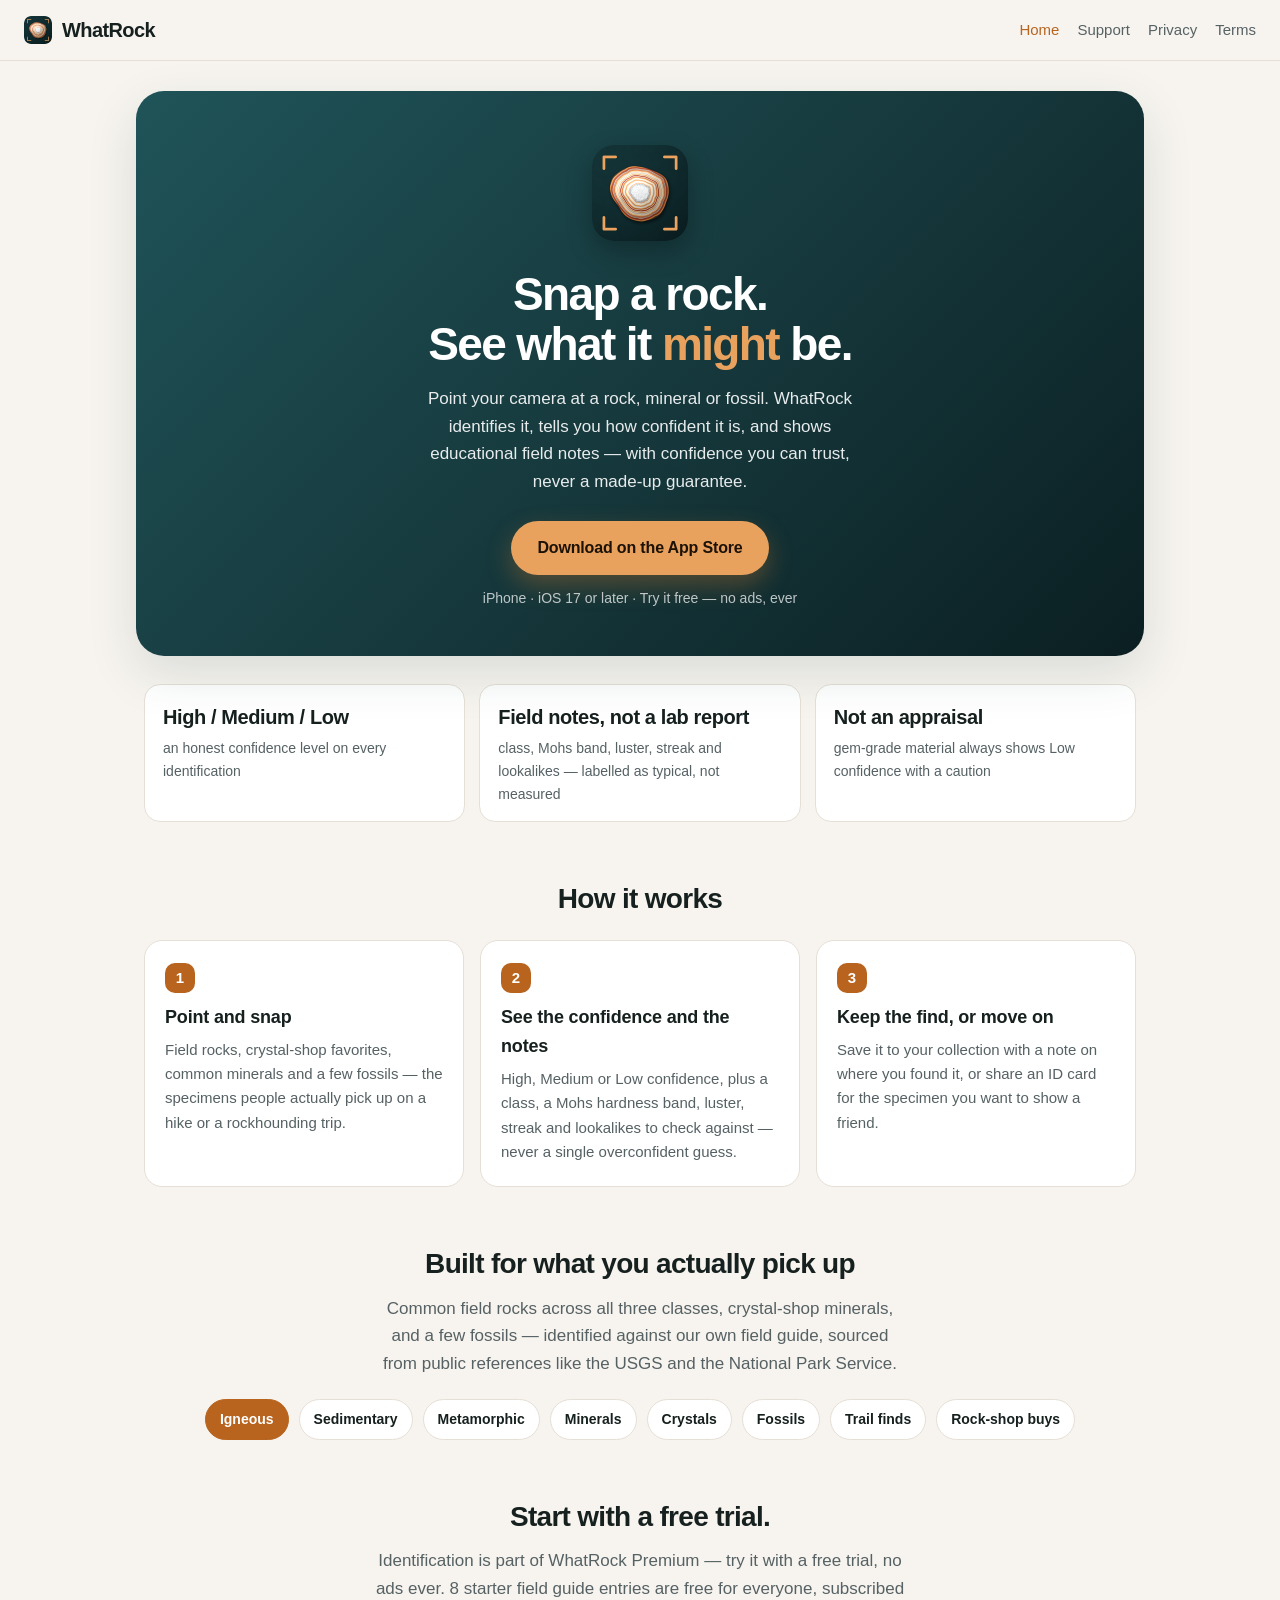
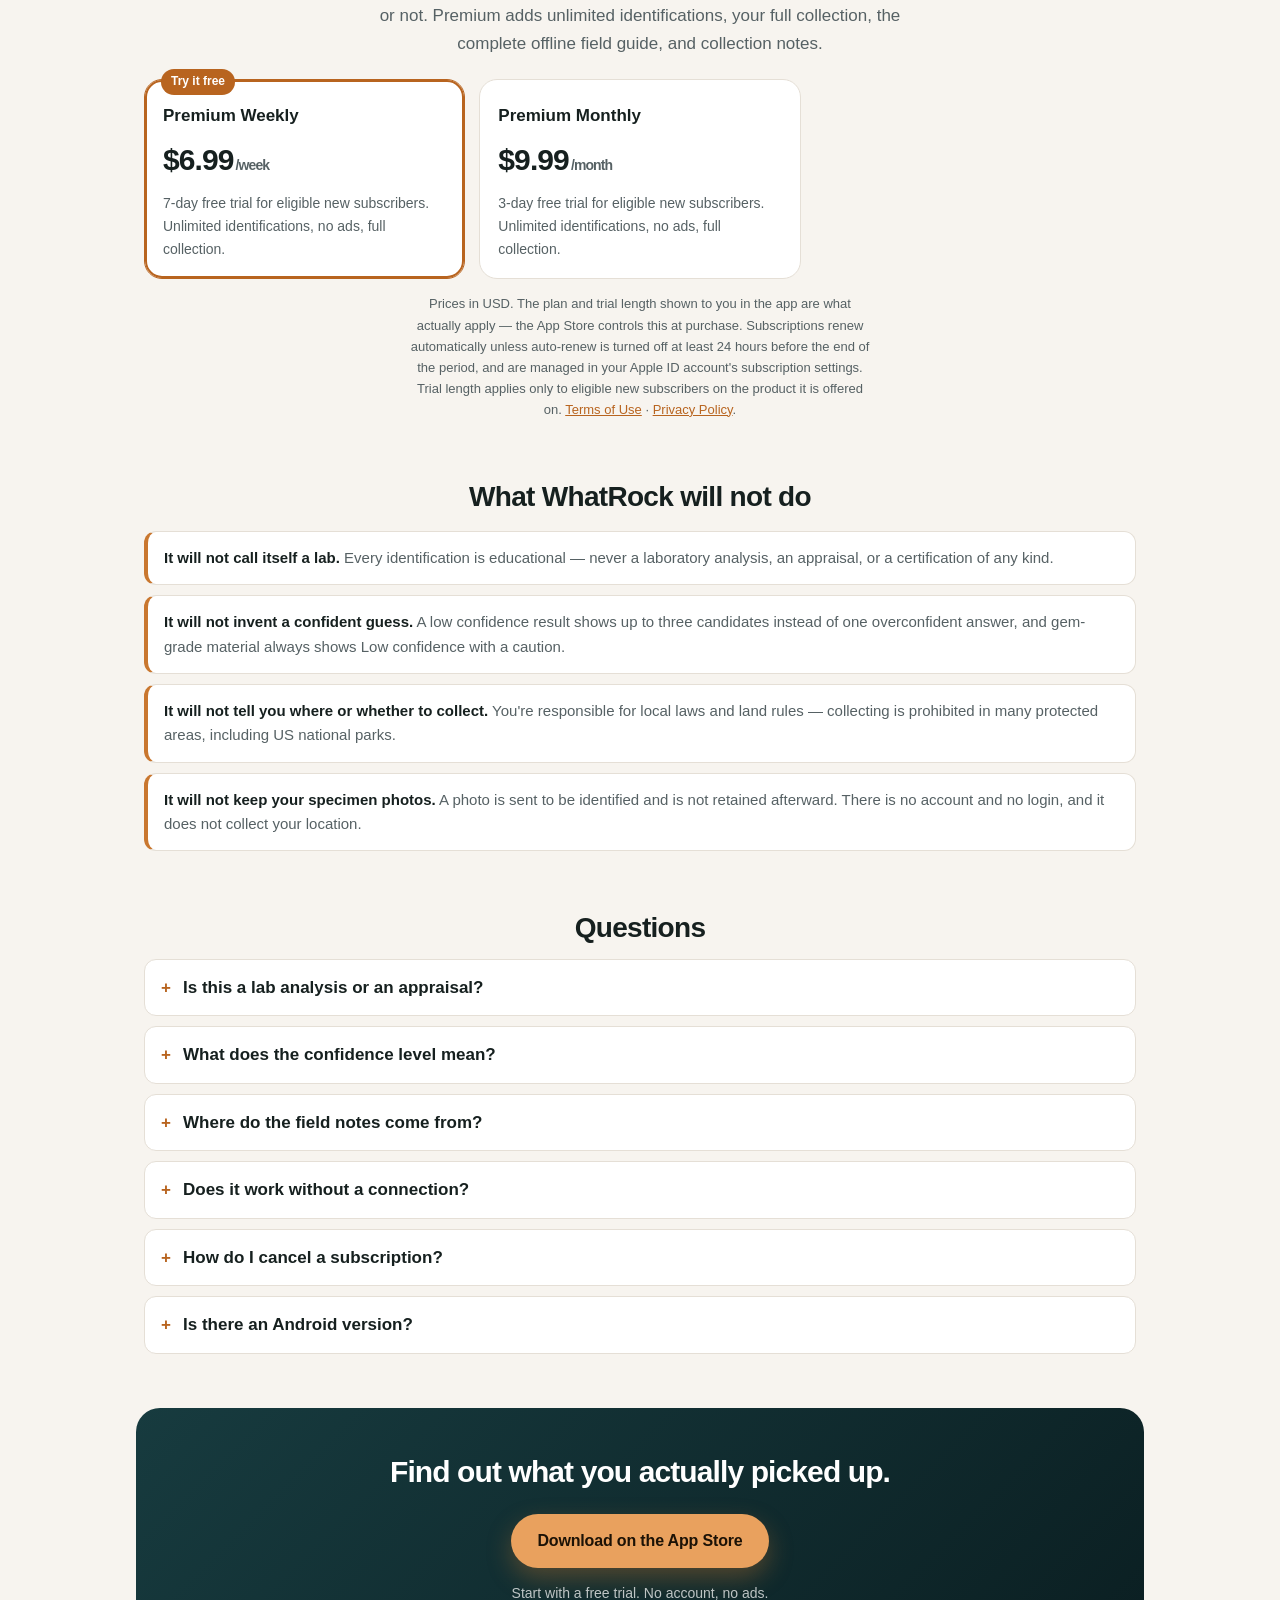
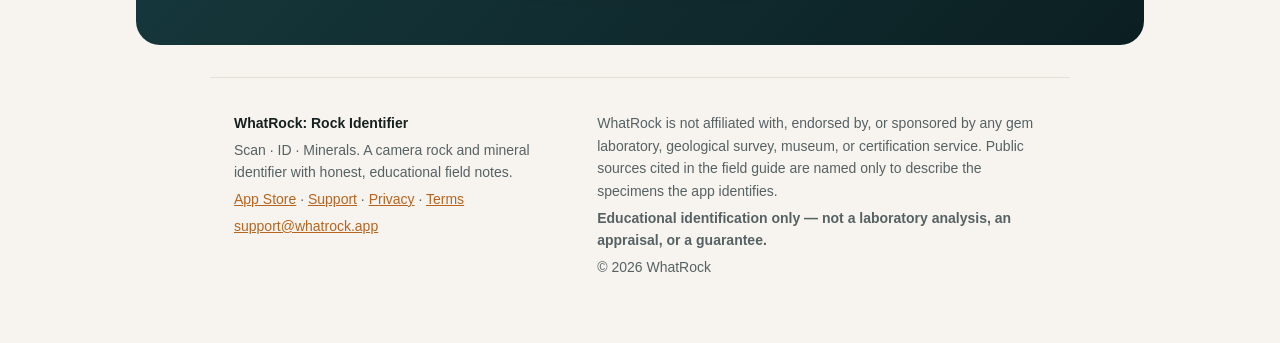
<file: index.html>
<!DOCTYPE html>
<html lang="en">
<head>
<meta charset="utf-8">
<meta name="viewport" content="width=device-width, initial-scale=1">
<title>WhatRock: Rock Identifier · WhatRock</title>
<meta name="description" content="WhatRock photographs a rock, mineral or fossil, identifies it with a confidence level, and shows educational field notes from our own field guide — never a lab report, never an appraisal.">
<link rel="canonical" href="https://www.whatrock.app/">
<link rel="stylesheet" href="style.css">
<link rel="icon" href="img/icon.png">
<link rel="apple-touch-icon" href="img/apple-touch-icon.png">
<meta name="color-scheme" content="light dark">
<meta name="theme-color" content="#173B3F">
<meta property="og:type" content="website">
<meta property="og:site_name" content="WhatRock">
<meta property="og:title" content="WhatRock: Rock Identifier · WhatRock">
<meta property="og:description" content="WhatRock photographs a rock, mineral or fossil, identifies it with a confidence level, and shows educational field notes from our own field guide — never a lab report, never an appraisal.">
<meta property="og:url" content="https://www.whatrock.app/">
<meta property="og:image" content="https://www.whatrock.app/img/og.png">
<meta name="twitter:card" content="summary_large_image">
</head>
<body>
<header class="bar">
  <a class="wordmark" href="index.html"><img src="img/icon.png" alt="" width="28" height="28">WhatRock</a>
  <nav><a href="index.html" aria-current="page">Home</a><a href="support.html">Support</a><a href="privacy.html">Privacy</a><a href="terms.html">Terms</a></nav>
</header>
<main class="wide">

<section class="hero">
  <img class="appicon" src="img/icon.png" alt="WhatRock app icon" width="96" height="96">
  <h1>Snap a rock.<br>See what it <em>might</em> be.</h1>
  <p class="lede">Point your camera at a rock, mineral or fossil. WhatRock
  identifies it, tells you how confident it is, and shows educational field
  notes — with confidence you can trust, never a made-up guarantee.</p>
  <p class="cta">
    <a class="btn" href="https://apps.apple.com/us/app/whatrock-rock-identifier/id6815256123">Download on the App Store</a>
    <span class="cta-note">iPhone · iOS 17 or later · Try it free — no ads, ever</span>
  </p>
</section>

<section class="proof">
  <div class="stat"><strong>High / Medium / Low</strong><span>an honest confidence level on every identification</span></div>
  <div class="stat"><strong>Field notes, not a lab report</strong><span>class, Mohs band, luster, streak and lookalikes — labelled as typical, not measured</span></div>
  <div class="stat"><strong>Not an appraisal</strong><span>gem-grade material always shows Low confidence with a caution</span></div>
</section>



<section class="steps" id="how">
  <h2 class="section-title">How it works</h2>
  <div class="stepgrid">
    <div>
      <span class="num">1</span>
      <h3>Point and snap</h3>
      <p>Field rocks, crystal-shop favorites, common minerals and a few
      fossils — the specimens people actually pick up on a hike or a
      rockhounding trip.</p>
    </div>
    <div>
      <span class="num">2</span>
      <h3>See the confidence and the notes</h3>
      <p>High, Medium or Low confidence, plus a class, a Mohs hardness band,
      luster, streak and lookalikes to check against — never a single
      overconfident guess.</p>
    </div>
    <div>
      <span class="num">3</span>
      <h3>Keep the find, or move on</h3>
      <p>Save it to your collection with a note on where you found it, or
      share an ID card for the specimen you want to show a friend.</p>
    </div>
  </div>
</section>

<section class="cats">
  <h2 class="section-title">Built for what you actually pick up</h2>
  <p class="section-lede">Common field rocks across all three classes,
  crystal-shop minerals, and a few fossils — identified against our own
  field guide, sourced from public references like the USGS and the
  National Park Service.</p>
  <ul class="chips">
    <li>Igneous</li><li>Sedimentary</li><li>Metamorphic</li><li>Minerals</li>
    <li>Crystals</li><li>Fossils</li><li>Trail finds</li><li>Rock-shop buys</li>
  </ul>
</section>

<section class="pricing" id="pricing">
  <h2 class="section-title">Start with a free trial.</h2>
  <p class="section-lede">Identification is part of WhatRock Premium — try
  it with a free trial, no ads ever. 8 starter field guide entries are free
  for everyone, subscribed or not. Premium adds unlimited identifications,
  your full collection, the complete offline field guide, and collection
  notes.</p>
  <div class="plans">
    <div class="plan featured">
      <p class="tag">Try it free</p>
      <h3>Premium Weekly</h3>
      <p class="price">$6.99<span>/week</span></p>
      <p>7-day free trial for eligible new subscribers. Unlimited
      identifications, no ads, full collection.</p>
    </div>
    <div class="plan">
      <h3>Premium Monthly</h3>
      <p class="price">$9.99<span>/month</span></p>
      <p>3-day free trial for eligible new subscribers. Unlimited
      identifications, no ads, full collection.</p>
    </div>
  </div>
  <p class="fineprint">Prices in USD. The plan and trial length shown to you
  in the app are what actually apply — the App Store controls this at
  purchase. Subscriptions renew automatically unless auto-renew is turned
  off at least 24 hours before the end of the period, and are managed in
  your Apple ID account's subscription settings. Trial length applies only
  to eligible new subscribers on the product it is offered on.
  <a href="terms.html">Terms of Use</a> &middot;
  <a href="privacy.html">Privacy Policy</a>.</p>
</section>

<section class="honest">
  <h2 class="section-title">What WhatRock will not do</h2>
  <ul>
    <li><strong>It will not call itself a lab.</strong> Every identification
    is educational — never a laboratory analysis, an appraisal, or a
    certification of any kind.</li>
    <li><strong>It will not invent a confident guess.</strong> A low
    confidence result shows up to three candidates instead of one
    overconfident answer, and gem-grade material always shows Low
    confidence with a caution.</li>
    <li><strong>It will not tell you where or whether to collect.</strong>
    You're responsible for local laws and land rules — collecting is
    prohibited in many protected areas, including US national parks.</li>
    <li><strong>It will not keep your specimen photos.</strong> A photo is
    sent to be identified and is not retained afterward. There is no
    account and no login, and it does not collect your location.</li>
  </ul>
</section>

<section class="faq" id="faq">
  <h2 class="section-title">Questions</h2>
  <details>
    <summary>Is this a lab analysis or an appraisal?</summary>
    <p>No, and the app never says it is. WhatRock is an educational field
    tool for curiosity and learning. For anything that matters — buying,
    selling, insuring or academic use — see a qualified geologist,
    gemologist or accredited laboratory.</p>
  </details>
  <details>
    <summary>What does the confidence level mean?</summary>
    <p>High means the specimen's features are clearly visible and match one
    entry well. Medium means the match is good but something is uncertain.
    Low means WhatRock isn't sure — it shows up to three possible matches
    instead of guessing. Gem-grade material (diamond, ruby, gold and
    similar) is always Low, with a note on why.</p>
  </details>
  <details>
    <summary>Where do the field notes come from?</summary>
    <p>Our own field guide, written from public educational sources like the
    USGS, the National Park Service and state geological surveys — never
    copied from another app or from a mineral database. Field notes are
    labelled "Typical for &lt;name&gt;," not a measurement of your specific
    specimen.</p>
  </details>
  <details>
    <summary>Does it work without a connection?</summary>
    <p>Identifying a new specimen needs a connection. Specimens you've
    already saved stay in your on-device collection, and Premium adds an
    offline copy of the full field guide for the trail.</p>
  </details>
  <details>
    <summary>How do I cancel a subscription?</summary>
    <p>In the iPhone Settings app: tap your name, then Subscriptions.
    Cancelling there stops any future charge. Refunds are handled by Apple
    under their policies.</p>
  </details>
  <details>
    <summary>Is there an Android version?</summary>
    <p>Not yet. WhatRock is iPhone-only today.</p>
  </details>
</section>

<section class="cta-band">
  <h2>Find out what you actually picked up.</h2>
  <p><a class="btn" href="https://apps.apple.com/us/app/whatrock-rock-identifier/id6815256123">Download on the App Store</a></p>
  <p class="cta-note">Start with a free trial. No account, no ads.</p>
</section>

</main>
<footer>
  <div class="footgrid">
    <div>
      <p class="wordmark-foot">WhatRock: Rock Identifier</p>
      <p>Scan · ID · Minerals. A camera rock and mineral identifier with honest, educational field notes.</p>
      <p><a href="https://apps.apple.com/us/app/whatrock-rock-identifier/id6815256123">App Store</a> · <a href="support.html">Support</a> · <a href="privacy.html">Privacy</a> · <a href="terms.html">Terms</a></p>
      <p><a href="mailto:support@whatrock.app">support@whatrock.app</a></p>
    </div>
    <div>
      <p>WhatRock is not affiliated with, endorsed by, or sponsored by any gem laboratory, geological survey, museum, or certification service. Public sources cited in the field guide are named only to describe the specimens the app identifies.</p>
      <p class="disclaimer">Educational identification only — not a laboratory analysis, an appraisal, or a guarantee.</p>
      <p>&copy; 2026 WhatRock</p>
    </div>
  </div>
</footer>
</body>
</html>
</file>
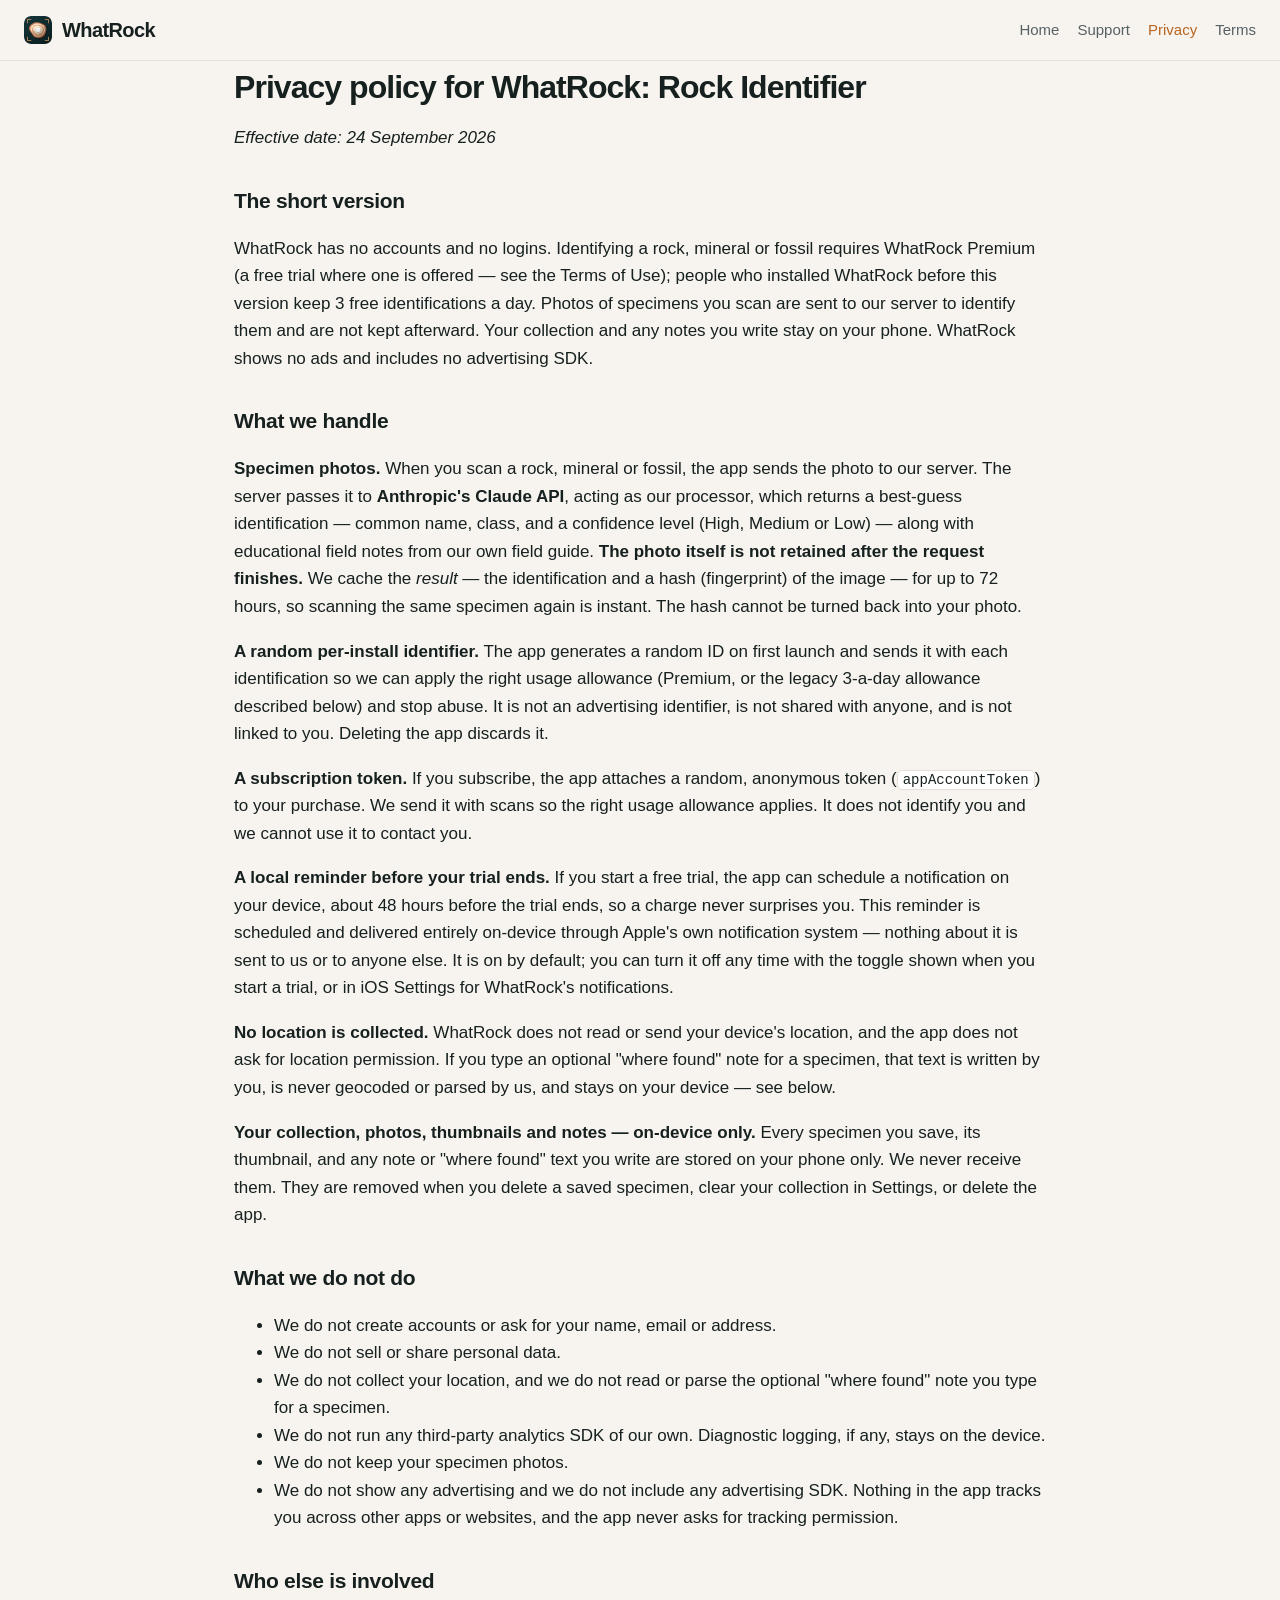
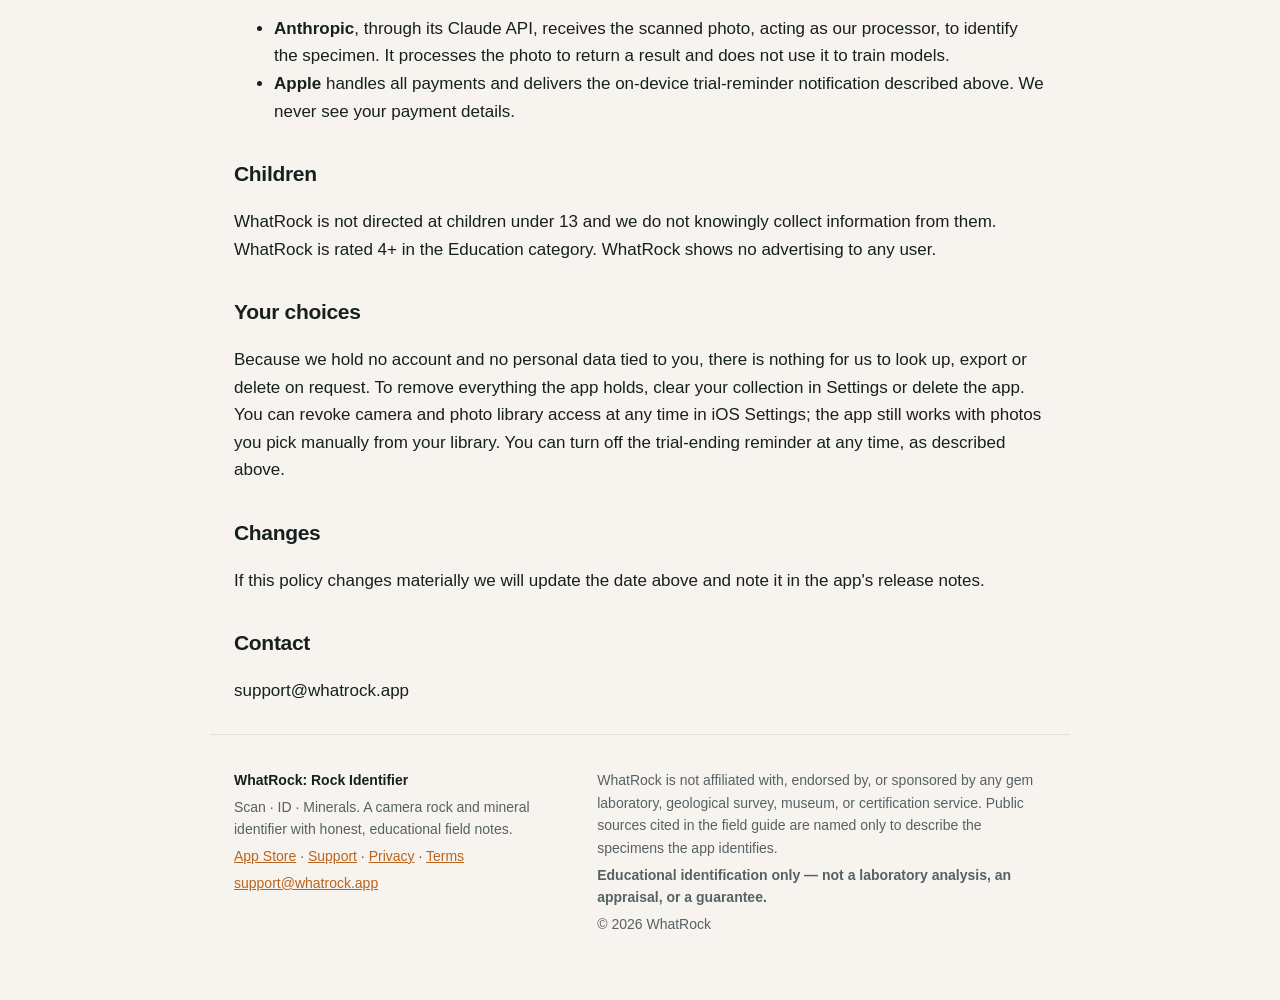
<file: privacy.html>
<!DOCTYPE html>
<html lang="en">
<head>
<meta charset="utf-8">
<meta name="viewport" content="width=device-width, initial-scale=1">
<title>Privacy Policy · WhatRock</title>
<meta name="description" content="WhatRock privacy policy.">
<link rel="canonical" href="https://www.whatrock.app/privacy.html">
<link rel="stylesheet" href="style.css">
<link rel="icon" href="img/icon.png">
<link rel="apple-touch-icon" href="img/apple-touch-icon.png">
<meta name="color-scheme" content="light dark">
<meta name="theme-color" content="#173B3F">
<meta property="og:type" content="website">
<meta property="og:site_name" content="WhatRock">
<meta property="og:title" content="Privacy Policy · WhatRock">
<meta property="og:description" content="WhatRock privacy policy.">
<meta property="og:url" content="https://www.whatrock.app/privacy.html">
<meta property="og:image" content="https://www.whatrock.app/img/og.png">
<meta name="twitter:card" content="summary_large_image">
</head>
<body>
<header class="bar">
  <a class="wordmark" href="index.html"><img src="img/icon.png" alt="" width="28" height="28">WhatRock</a>
  <nav><a href="index.html">Home</a><a href="support.html">Support</a><a href="privacy.html" aria-current="page">Privacy</a><a href="terms.html">Terms</a></nav>
</header>
<main>
<h1>Privacy policy for WhatRock: Rock Identifier</h1>
<p><em>Effective date: 24 September 2026</em></p>
<h2>The short version</h2>
<p>WhatRock has no accounts and no logins. Identifying a rock, mineral or fossil requires WhatRock Premium (a free trial where one is offered — see the Terms of Use); people who installed WhatRock before this version keep 3 free identifications a day. Photos of specimens you scan are sent to our server to identify them and are not kept afterward. Your collection and any notes you write stay on your phone. WhatRock shows no ads and includes no advertising SDK.</p>
<h2>What we handle</h2>
<p><strong>Specimen photos.</strong> When you scan a rock, mineral or fossil, the app sends the photo to our server. The server passes it to <strong>Anthropic&#x27;s Claude API</strong>, acting as our processor, which returns a best-guess identification — common name, class, and a confidence level (High, Medium or Low) — along with educational field notes from our own field guide. <strong>The photo itself is not retained after the request finishes.</strong> We cache the <em>result</em> — the identification and a hash (fingerprint) of the image — for up to 72 hours, so scanning the same specimen again is instant. The hash cannot be turned back into your photo.</p>
<p><strong>A random per-install identifier.</strong> The app generates a random ID on first launch and sends it with each identification so we can apply the right usage allowance (Premium, or the legacy 3-a-day allowance described below) and stop abuse. It is not an advertising identifier, is not shared with anyone, and is not linked to you. Deleting the app discards it.</p>
<p><strong>A subscription token.</strong> If you subscribe, the app attaches a random, anonymous token (<code>appAccountToken</code>) to your purchase. We send it with scans so the right usage allowance applies. It does not identify you and we cannot use it to contact you.</p>
<p><strong>A local reminder before your trial ends.</strong> If you start a free trial, the app can schedule a notification on your device, about 48 hours before the trial ends, so a charge never surprises you. This reminder is scheduled and delivered entirely on-device through Apple&#x27;s own notification system — nothing about it is sent to us or to anyone else. It is on by default; you can turn it off any time with the toggle shown when you start a trial, or in iOS Settings for WhatRock&#x27;s notifications.</p>
<p><strong>No location is collected.</strong> WhatRock does not read or send your device&#x27;s location, and the app does not ask for location permission. If you type an optional &quot;where found&quot; note for a specimen, that text is written by you, is never geocoded or parsed by us, and stays on your device — see below.</p>
<p><strong>Your collection, photos, thumbnails and notes — on-device only.</strong> Every specimen you save, its thumbnail, and any note or &quot;where found&quot; text you write are stored on your phone only. We never receive them. They are removed when you delete a saved specimen, clear your collection in Settings, or delete the app.</p>
<h2>What we do not do</h2>
<ul>
<li>We do not create accounts or ask for your name, email or address.</li>
<li>We do not sell or share personal data.</li>
<li>We do not collect your location, and we do not read or parse the optional &quot;where found&quot; note you type for a specimen.</li>
<li>We do not run any third-party analytics SDK of our own. Diagnostic logging, if any, stays on the device.</li>
<li>We do not keep your specimen photos.</li>
<li>We do not show any advertising and we do not include any advertising SDK. Nothing in the app tracks you across other apps or websites, and the app never asks for tracking permission.</li>
</ul>
<h2>Who else is involved</h2>
<ul>
<li><strong>Anthropic</strong>, through its Claude API, receives the scanned photo, acting as our processor, to identify the specimen. It processes the photo to return a result and does not use it to train models.</li>
<li><strong>Apple</strong> handles all payments and delivers the on-device trial-reminder notification described above. We never see your payment details.</li>
</ul>
<h2>Children</h2>
<p>WhatRock is not directed at children under 13 and we do not knowingly collect information from them. WhatRock is rated 4+ in the Education category. WhatRock shows no advertising to any user.</p>
<h2>Your choices</h2>
<p>Because we hold no account and no personal data tied to you, there is nothing for us to look up, export or delete on request. To remove everything the app holds, clear your collection in Settings or delete the app. You can revoke camera and photo library access at any time in iOS Settings; the app still works with photos you pick manually from your library. You can turn off the trial-ending reminder at any time, as described above.</p>
<h2>Changes</h2>
<p>If this policy changes materially we will update the date above and note it in the app&#x27;s release notes.</p>
<h2>Contact</h2>
<p>support@whatrock.app</p>
</main>
<footer>
  <div class="footgrid">
    <div>
      <p class="wordmark-foot">WhatRock: Rock Identifier</p>
      <p>Scan · ID · Minerals. A camera rock and mineral identifier with honest, educational field notes.</p>
      <p><a href="https://apps.apple.com/us/app/whatrock-rock-identifier/id6815256123">App Store</a> · <a href="support.html">Support</a> · <a href="privacy.html">Privacy</a> · <a href="terms.html">Terms</a></p>
      <p><a href="mailto:support@whatrock.app">support@whatrock.app</a></p>
    </div>
    <div>
      <p>WhatRock is not affiliated with, endorsed by, or sponsored by any gem laboratory, geological survey, museum, or certification service. Public sources cited in the field guide are named only to describe the specimens the app identifies.</p>
      <p class="disclaimer">Educational identification only — not a laboratory analysis, an appraisal, or a guarantee.</p>
      <p>&copy; 2026 WhatRock</p>
    </div>
  </div>
</footer>
</body>
</html>
</file>
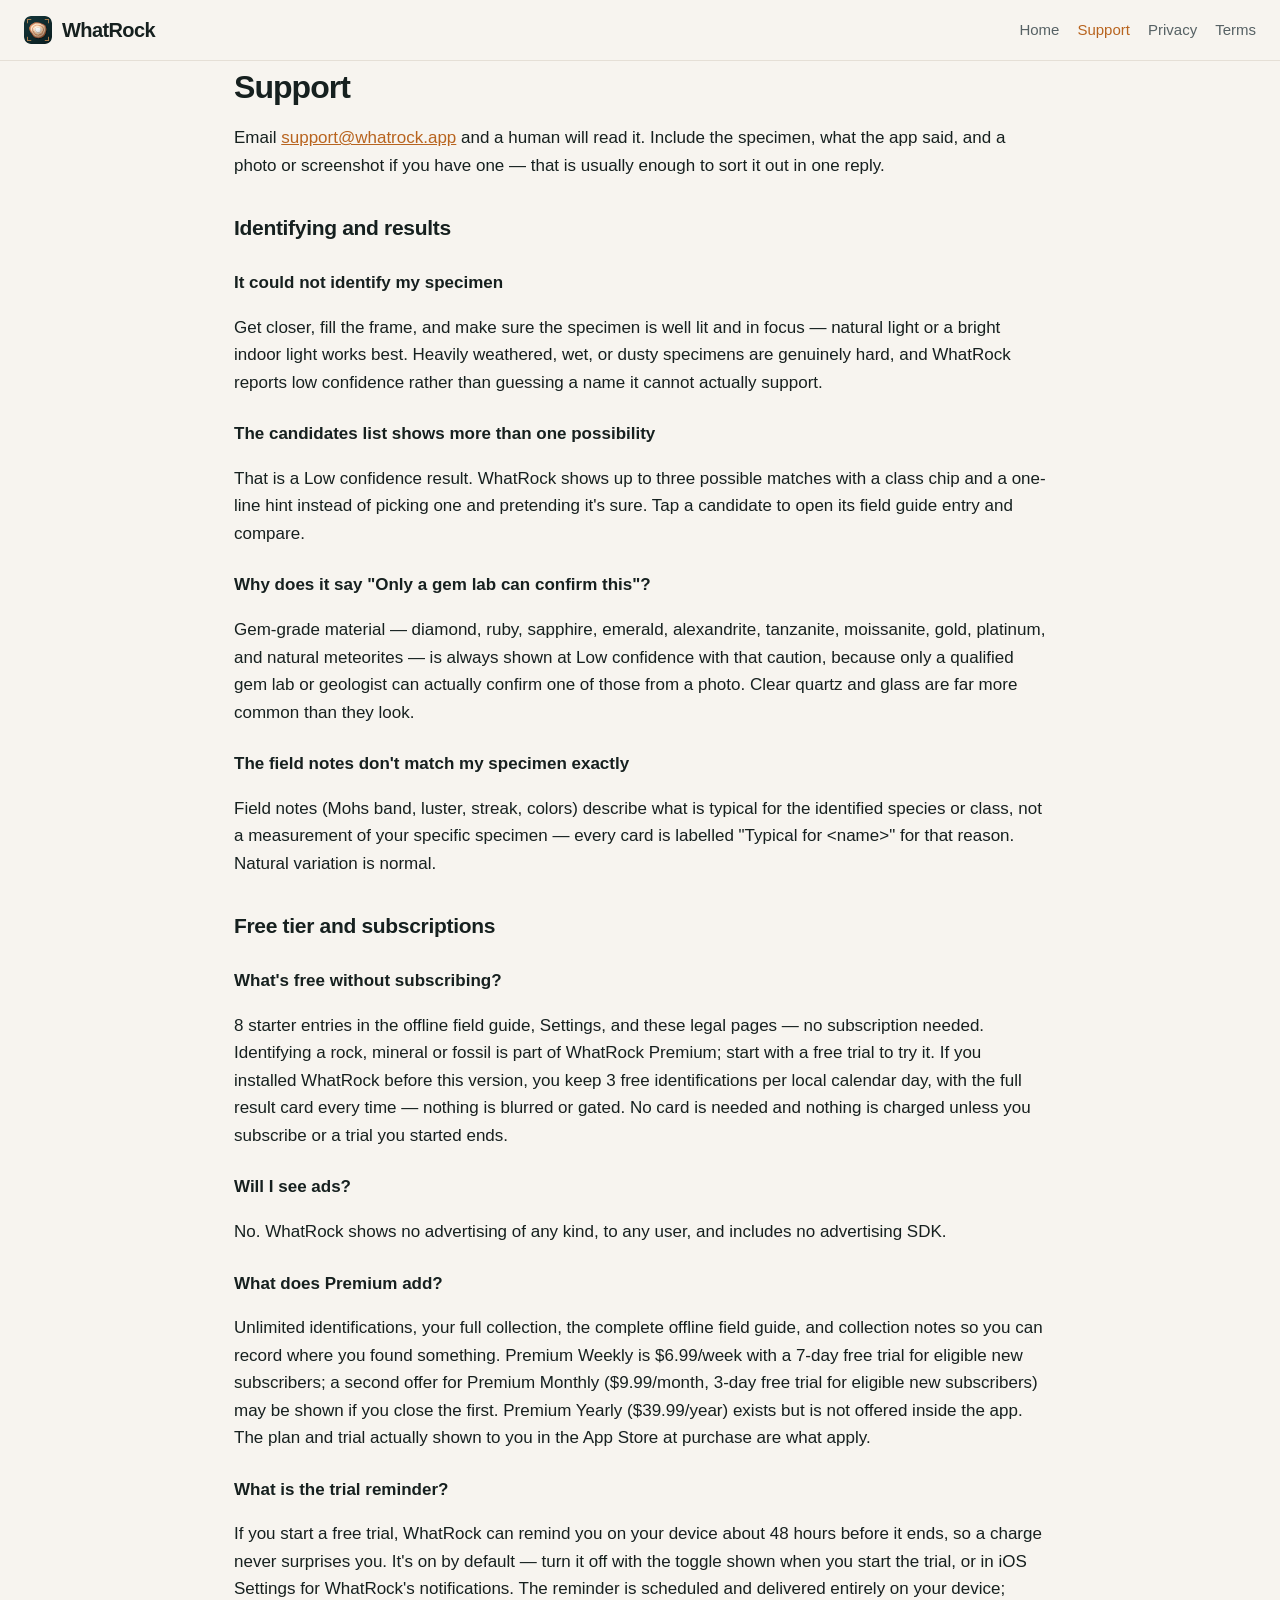
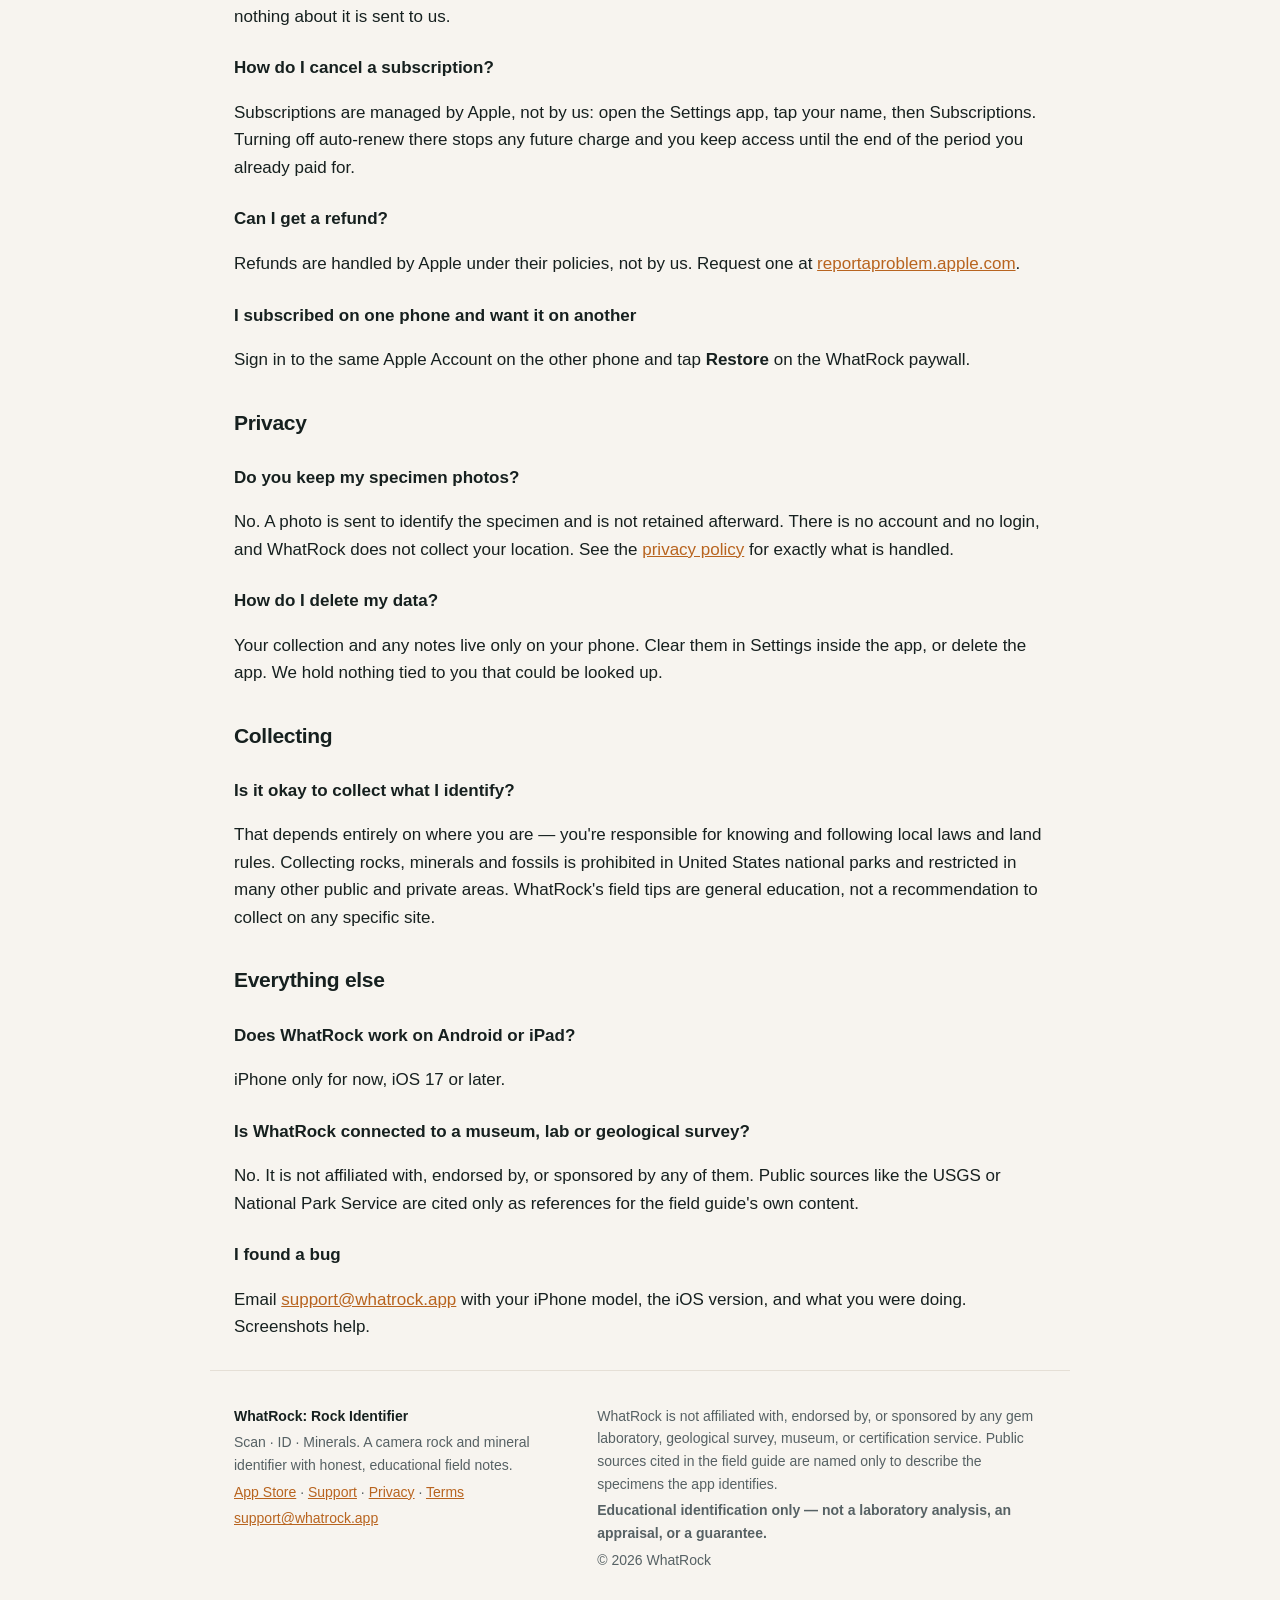
<file: support.html>
<!DOCTYPE html>
<html lang="en">
<head>
<meta charset="utf-8">
<meta name="viewport" content="width=device-width, initial-scale=1">
<title>Support · WhatRock</title>
<meta name="description" content="WhatRock support: identification, confidence levels, field notes, the free tier, subscriptions, cancelling, refunds, collecting responsibly, and privacy.">
<link rel="canonical" href="https://www.whatrock.app/support.html">
<link rel="stylesheet" href="style.css">
<link rel="icon" href="img/icon.png">
<link rel="apple-touch-icon" href="img/apple-touch-icon.png">
<meta name="color-scheme" content="light dark">
<meta name="theme-color" content="#173B3F">
<meta property="og:type" content="website">
<meta property="og:site_name" content="WhatRock">
<meta property="og:title" content="Support · WhatRock">
<meta property="og:description" content="WhatRock support: identification, confidence levels, field notes, the free tier, subscriptions, cancelling, refunds, collecting responsibly, and privacy.">
<meta property="og:url" content="https://www.whatrock.app/support.html">
<meta property="og:image" content="https://www.whatrock.app/img/og.png">
<meta name="twitter:card" content="summary_large_image">
</head>
<body>
<header class="bar">
  <a class="wordmark" href="index.html"><img src="img/icon.png" alt="" width="28" height="28">WhatRock</a>
  <nav><a href="index.html">Home</a><a href="support.html" aria-current="page">Support</a><a href="privacy.html">Privacy</a><a href="terms.html">Terms</a></nav>
</header>
<main>

<h1>Support</h1>
<p>Email <a href="mailto:support@whatrock.app">support@whatrock.app</a> and a human will
read it. Include the specimen, what the app said, and a photo or screenshot
if you have one &mdash; that is usually enough to sort it out in one
reply.</p>

<h2>Identifying and results</h2>

<h3>It could not identify my specimen</h3>
<p>Get closer, fill the frame, and make sure the specimen is well lit and in
focus &mdash; natural light or a bright indoor light works best. Heavily
weathered, wet, or dusty specimens are genuinely hard, and WhatRock reports
low confidence rather than guessing a name it cannot actually support.</p>

<h3>The candidates list shows more than one possibility</h3>
<p>That is a Low confidence result. WhatRock shows up to three possible
matches with a class chip and a one-line hint instead of picking one and
pretending it's sure. Tap a candidate to open its field guide entry and
compare.</p>

<h3>Why does it say "Only a gem lab can confirm this"?</h3>
<p>Gem-grade material &mdash; diamond, ruby, sapphire, emerald,
alexandrite, tanzanite, moissanite, gold, platinum, and natural meteorites
&mdash; is always shown at Low confidence with that caution, because only a
qualified gem lab or geologist can actually confirm one of those from a
photo. Clear quartz and glass are far more common than they look.</p>

<h3>The field notes don't match my specimen exactly</h3>
<p>Field notes (Mohs band, luster, streak, colors) describe what is typical
for the identified species or class, not a measurement of your specific
specimen &mdash; every card is labelled "Typical for &lt;name&gt;" for that
reason. Natural variation is normal.</p>

<h2>Free tier and subscriptions</h2>

<h3>What's free without subscribing?</h3>
<p>8 starter entries in the offline field guide, Settings, and these legal
pages &mdash; no subscription needed. Identifying a rock, mineral or fossil
is part of WhatRock Premium; start with a free trial to try it. If you
installed WhatRock before this version, you keep 3 free identifications per
local calendar day, with the full result card every time &mdash; nothing is
blurred or gated. No card is needed and nothing is charged unless you
subscribe or a trial you started ends.</p>

<h3>Will I see ads?</h3>
<p>No. WhatRock shows no advertising of any kind, to any user, and includes
no advertising SDK.</p>

<h3>What does Premium add?</h3>
<p>Unlimited identifications, your full collection, the complete offline
field guide, and collection notes so you can record where you found
something. Premium Weekly is $6.99/week with a 7-day free trial for eligible
new subscribers; a second offer for Premium Monthly ($9.99/month, 3-day free
trial for eligible new subscribers) may be shown if you close the first.
Premium Yearly ($39.99/year) exists but is not offered inside the app. The
plan and trial actually shown to you in the App Store at purchase are what
apply.</p>

<h3>What is the trial reminder?</h3>
<p>If you start a free trial, WhatRock can remind you on your device about
48 hours before it ends, so a charge never surprises you. It's on by
default &mdash; turn it off with the toggle shown when you start the trial,
or in iOS Settings for WhatRock's notifications. The reminder is scheduled
and delivered entirely on your device; nothing about it is sent to us.</p>

<h3>How do I cancel a subscription?</h3>
<p>Subscriptions are managed by Apple, not by us: open the Settings app, tap
your name, then Subscriptions. Turning off auto-renew there stops any future
charge and you keep access until the end of the period you already paid
for.</p>

<h3>Can I get a refund?</h3>
<p>Refunds are handled by Apple under their policies, not by us. Request one
at <a href="https://reportaproblem.apple.com">reportaproblem.apple.com</a>.</p>

<h3>I subscribed on one phone and want it on another</h3>
<p>Sign in to the same Apple Account on the other phone and tap
<strong>Restore</strong> on the WhatRock paywall.</p>

<h2>Privacy</h2>

<h3>Do you keep my specimen photos?</h3>
<p>No. A photo is sent to identify the specimen and is not retained
afterward. There is no account and no login, and WhatRock does not collect
your location. See the <a href="privacy.html">privacy policy</a> for exactly
what is handled.</p>

<h3>How do I delete my data?</h3>
<p>Your collection and any notes live only on your phone. Clear them in
Settings inside the app, or delete the app. We hold nothing tied to you that
could be looked up.</p>

<h2>Collecting</h2>

<h3>Is it okay to collect what I identify?</h3>
<p>That depends entirely on where you are &mdash; you're responsible for
knowing and following local laws and land rules. Collecting rocks, minerals
and fossils is prohibited in United States national parks and restricted in
many other public and private areas. WhatRock's field tips are general
education, not a recommendation to collect on any specific site.</p>

<h2>Everything else</h2>

<h3>Does WhatRock work on Android or iPad?</h3>
<p>iPhone only for now, iOS 17 or later.</p>

<h3>Is WhatRock connected to a museum, lab or geological survey?</h3>
<p>No. It is not affiliated with, endorsed by, or sponsored by any of them.
Public sources like the USGS or National Park Service are cited only as
references for the field guide's own content.</p>

<h3>I found a bug</h3>
<p>Email <a href="mailto:support@whatrock.app">support@whatrock.app</a> with your
iPhone model, the iOS version, and what you were doing. Screenshots help.</p>

</main>
<footer>
  <div class="footgrid">
    <div>
      <p class="wordmark-foot">WhatRock: Rock Identifier</p>
      <p>Scan · ID · Minerals. A camera rock and mineral identifier with honest, educational field notes.</p>
      <p><a href="https://apps.apple.com/us/app/whatrock-rock-identifier/id6815256123">App Store</a> · <a href="support.html">Support</a> · <a href="privacy.html">Privacy</a> · <a href="terms.html">Terms</a></p>
      <p><a href="mailto:support@whatrock.app">support@whatrock.app</a></p>
    </div>
    <div>
      <p>WhatRock is not affiliated with, endorsed by, or sponsored by any gem laboratory, geological survey, museum, or certification service. Public sources cited in the field guide are named only to describe the specimens the app identifies.</p>
      <p class="disclaimer">Educational identification only — not a laboratory analysis, an appraisal, or a guarantee.</p>
      <p>&copy; 2026 WhatRock</p>
    </div>
  </div>
</footer>
</body>
</html>
</file>
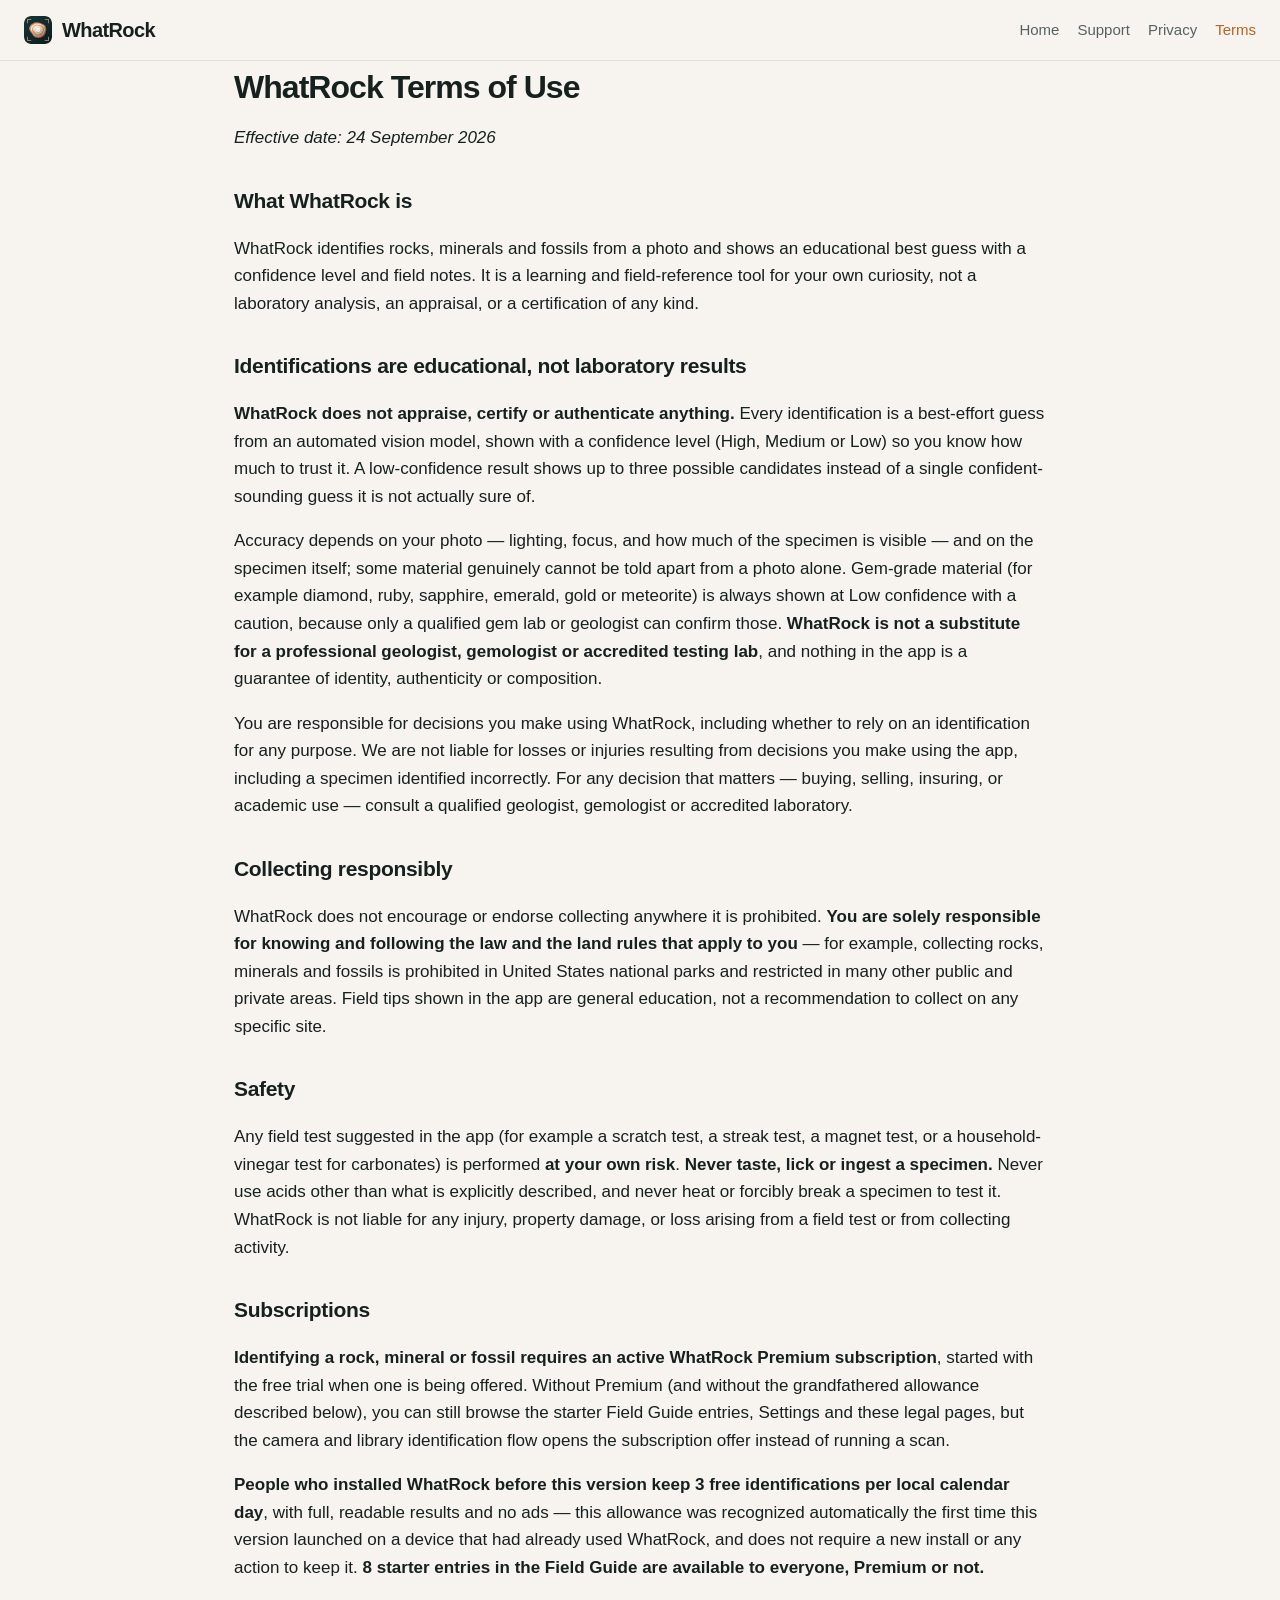
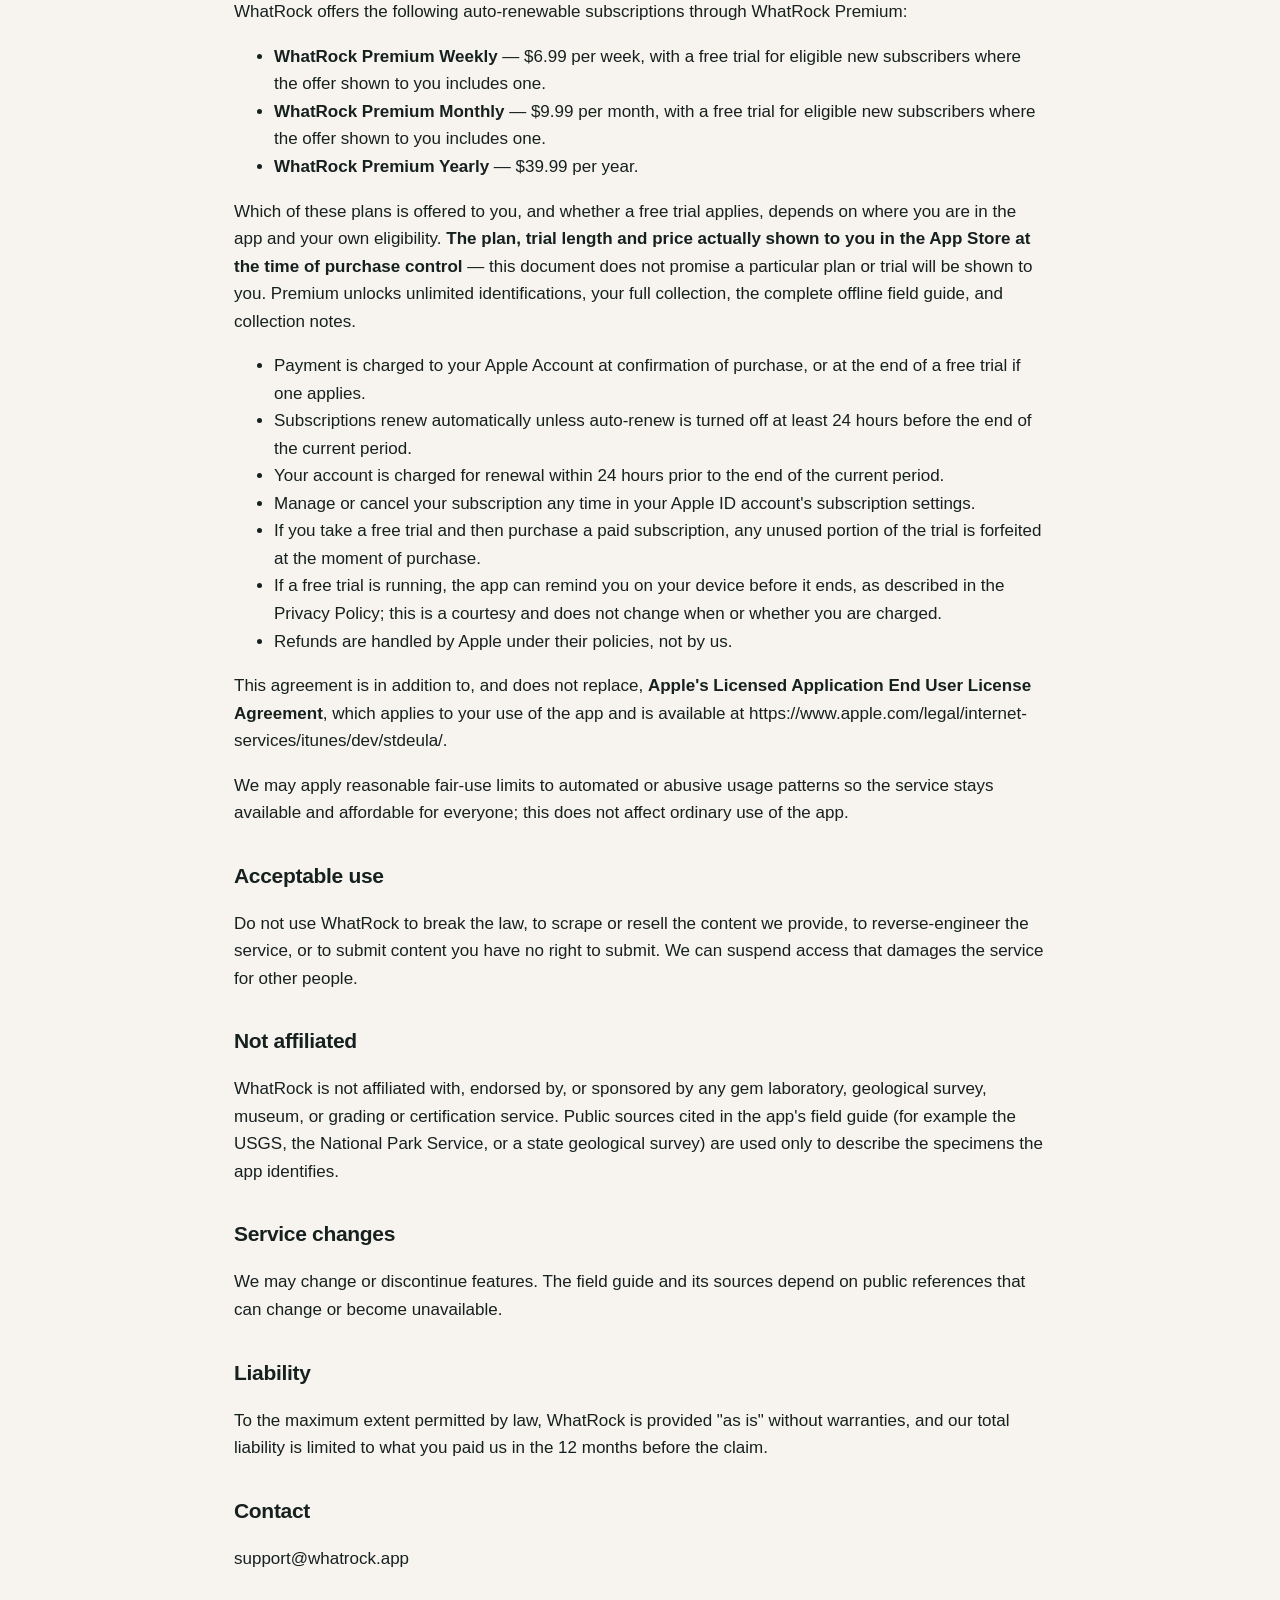
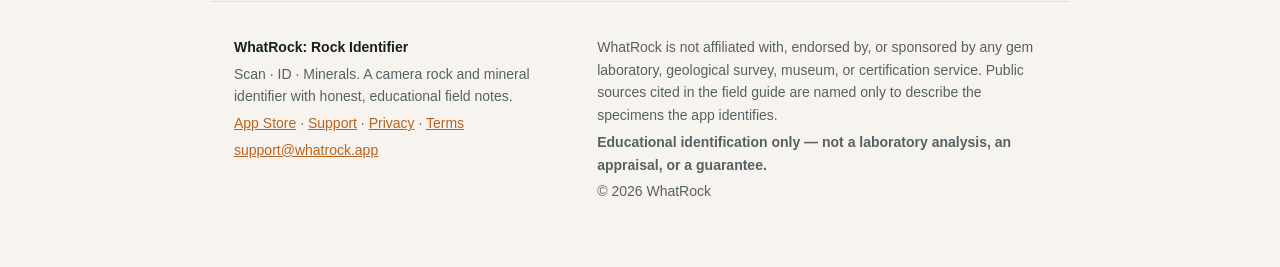
<file: terms.html>
<!DOCTYPE html>
<html lang="en">
<head>
<meta charset="utf-8">
<meta name="viewport" content="width=device-width, initial-scale=1">
<title>Terms of Use · WhatRock</title>
<meta name="description" content="WhatRock terms of use.">
<link rel="canonical" href="https://www.whatrock.app/terms.html">
<link rel="stylesheet" href="style.css">
<link rel="icon" href="img/icon.png">
<link rel="apple-touch-icon" href="img/apple-touch-icon.png">
<meta name="color-scheme" content="light dark">
<meta name="theme-color" content="#173B3F">
<meta property="og:type" content="website">
<meta property="og:site_name" content="WhatRock">
<meta property="og:title" content="Terms of Use · WhatRock">
<meta property="og:description" content="WhatRock terms of use.">
<meta property="og:url" content="https://www.whatrock.app/terms.html">
<meta property="og:image" content="https://www.whatrock.app/img/og.png">
<meta name="twitter:card" content="summary_large_image">
</head>
<body>
<header class="bar">
  <a class="wordmark" href="index.html"><img src="img/icon.png" alt="" width="28" height="28">WhatRock</a>
  <nav><a href="index.html">Home</a><a href="support.html">Support</a><a href="privacy.html">Privacy</a><a href="terms.html" aria-current="page">Terms</a></nav>
</header>
<main>
<h1>WhatRock Terms of Use</h1>
<p><em>Effective date: 24 September 2026</em></p>
<h2>What WhatRock is</h2>
<p>WhatRock identifies rocks, minerals and fossils from a photo and shows an educational best guess with a confidence level and field notes. It is a learning and field-reference tool for your own curiosity, not a laboratory analysis, an appraisal, or a certification of any kind.</p>
<h2>Identifications are educational, not laboratory results</h2>
<p><strong>WhatRock does not appraise, certify or authenticate anything.</strong> Every identification is a best-effort guess from an automated vision model, shown with a confidence level (High, Medium or Low) so you know how much to trust it. A low-confidence result shows up to three possible candidates instead of a single confident-sounding guess it is not actually sure of.</p>
<p>Accuracy depends on your photo — lighting, focus, and how much of the specimen is visible — and on the specimen itself; some material genuinely cannot be told apart from a photo alone. Gem-grade material (for example diamond, ruby, sapphire, emerald, gold or meteorite) is always shown at Low confidence with a caution, because only a qualified gem lab or geologist can confirm those. <strong>WhatRock is not a substitute for a professional geologist, gemologist or accredited testing lab</strong>, and nothing in the app is a guarantee of identity, authenticity or composition.</p>
<p>You are responsible for decisions you make using WhatRock, including whether to rely on an identification for any purpose. We are not liable for losses or injuries resulting from decisions you make using the app, including a specimen identified incorrectly. For any decision that matters — buying, selling, insuring, or academic use — consult a qualified geologist, gemologist or accredited laboratory.</p>
<h2>Collecting responsibly</h2>
<p>WhatRock does not encourage or endorse collecting anywhere it is prohibited. <strong>You are solely responsible for knowing and following the law and the land rules that apply to you</strong> — for example, collecting rocks, minerals and fossils is prohibited in United States national parks and restricted in many other public and private areas. Field tips shown in the app are general education, not a recommendation to collect on any specific site.</p>
<h2>Safety</h2>
<p>Any field test suggested in the app (for example a scratch test, a streak test, a magnet test, or a household-vinegar test for carbonates) is performed <strong>at your own risk</strong>. <strong>Never taste, lick or ingest a specimen.</strong> Never use acids other than what is explicitly described, and never heat or forcibly break a specimen to test it. WhatRock is not liable for any injury, property damage, or loss arising from a field test or from collecting activity.</p>
<h2>Subscriptions</h2>
<p><strong>Identifying a rock, mineral or fossil requires an active WhatRock Premium subscription</strong>, started with the free trial when one is being offered. Without Premium (and without the grandfathered allowance described below), you can still browse the starter Field Guide entries, Settings and these legal pages, but the camera and library identification flow opens the subscription offer instead of running a scan.</p>
<p><strong>People who installed WhatRock before this version keep 3 free identifications per local calendar day</strong>, with full, readable results and no ads — this allowance was recognized automatically the first time this version launched on a device that had already used WhatRock, and does not require a new install or any action to keep it. <strong>8 starter entries in the Field Guide are available to everyone, Premium or not.</strong></p>
<p>WhatRock offers the following auto-renewable subscriptions through WhatRock Premium:</p>
<ul>
<li><strong>WhatRock Premium Weekly</strong> — $6.99 per week, with a free trial for eligible new subscribers where the offer shown to you includes one.</li>
<li><strong>WhatRock Premium Monthly</strong> — $9.99 per month, with a free trial for eligible new subscribers where the offer shown to you includes one.</li>
<li><strong>WhatRock Premium Yearly</strong> — $39.99 per year.</li>
</ul>
<p>Which of these plans is offered to you, and whether a free trial applies, depends on where you are in the app and your own eligibility. <strong>The plan, trial length and price actually shown to you in the App Store at the time of purchase control</strong> — this document does not promise a particular plan or trial will be shown to you. Premium unlocks unlimited identifications, your full collection, the complete offline field guide, and collection notes.</p>
<ul>
<li>Payment is charged to your Apple Account at confirmation of purchase, or at the end of a free trial if one applies.</li>
<li>Subscriptions renew automatically unless auto-renew is turned off at least 24 hours before the end of the current period.</li>
<li>Your account is charged for renewal within 24 hours prior to the end of the current period.</li>
<li>Manage or cancel your subscription any time in your Apple ID account&#x27;s subscription settings.</li>
<li>If you take a free trial and then purchase a paid subscription, any unused portion of the trial is forfeited at the moment of purchase.</li>
<li>If a free trial is running, the app can remind you on your device before it ends, as described in the Privacy Policy; this is a courtesy and does not change when or whether you are charged.</li>
<li>Refunds are handled by Apple under their policies, not by us.</li>
</ul>
<p>This agreement is in addition to, and does not replace, <strong>Apple&#x27;s Licensed Application End User License Agreement</strong>, which applies to your use of the app and is available at https://www.apple.com/legal/internet-services/itunes/dev/stdeula/.</p>
<p>We may apply reasonable fair-use limits to automated or abusive usage patterns so the service stays available and affordable for everyone; this does not affect ordinary use of the app.</p>
<h2>Acceptable use</h2>
<p>Do not use WhatRock to break the law, to scrape or resell the content we provide, to reverse-engineer the service, or to submit content you have no right to submit. We can suspend access that damages the service for other people.</p>
<h2>Not affiliated</h2>
<p>WhatRock is not affiliated with, endorsed by, or sponsored by any gem laboratory, geological survey, museum, or grading or certification service. Public sources cited in the app&#x27;s field guide (for example the USGS, the National Park Service, or a state geological survey) are used only to describe the specimens the app identifies.</p>
<h2>Service changes</h2>
<p>We may change or discontinue features. The field guide and its sources depend on public references that can change or become unavailable.</p>
<h2>Liability</h2>
<p>To the maximum extent permitted by law, WhatRock is provided &quot;as is&quot; without warranties, and our total liability is limited to what you paid us in the 12 months before the claim.</p>
<h2>Contact</h2>
<p>support@whatrock.app</p>
</main>
<footer>
  <div class="footgrid">
    <div>
      <p class="wordmark-foot">WhatRock: Rock Identifier</p>
      <p>Scan · ID · Minerals. A camera rock and mineral identifier with honest, educational field notes.</p>
      <p><a href="https://apps.apple.com/us/app/whatrock-rock-identifier/id6815256123">App Store</a> · <a href="support.html">Support</a> · <a href="privacy.html">Privacy</a> · <a href="terms.html">Terms</a></p>
      <p><a href="mailto:support@whatrock.app">support@whatrock.app</a></p>
    </div>
    <div>
      <p>WhatRock is not affiliated with, endorsed by, or sponsored by any gem laboratory, geological survey, museum, or certification service. Public sources cited in the field guide are named only to describe the specimens the app identifies.</p>
      <p class="disclaimer">Educational identification only — not a laboratory analysis, an appraisal, or a guarantee.</p>
      <p>&copy; 2026 WhatRock</p>
    </div>
  </div>
</footer>
</body>
</html>
</file>
<file: style.css>
:root {
  --ink: #16201F;
  --muted: #566164;
  --gold: #B8641F;
  --gold-bright: #C9772F;
  --amber: #C9772F;
  --line: #E5DFD6;
  --bg: #F7F4EF;
  --card: #ffffff;
  --shadow: 0 18px 50px rgba(23, 59, 63, 0.13);
}
@media (prefers-color-scheme: dark) {
  :root {
    --ink: #F1EEE8; --muted: #A2AEB0; --gold: #E9A15E; --gold-bright: #E9A15E;
    --line: #223336; --bg: #0C1416; --card: #152124;
    --shadow: 0 18px 50px rgba(0, 0, 0, 0.5);
  }
}
* { box-sizing: border-box; }
html { scroll-behavior: smooth; }
body {
  margin: 0; background: var(--bg); color: var(--ink);
  font: 17px/1.62 -apple-system, BlinkMacSystemFont, "Segoe UI", Roboto, Helvetica, Arial, sans-serif;
  -webkit-font-smoothing: antialiased;
}
.bar {
  display: flex; flex-wrap: wrap; gap: 14px; align-items: center;
  justify-content: space-between; padding: 14px 24px;
  border-bottom: 1px solid var(--line);
  position: sticky; top: 0; background: var(--bg); z-index: 5;
}
.wordmark { display: inline-flex; align-items: center; gap: 10px; font-weight: 800; font-size: 20px; color: var(--ink); text-decoration: none; letter-spacing: -0.03em; }
.wordmark img { border-radius: 7px; }
nav a { color: var(--muted); text-decoration: none; margin-left: 18px; font-size: 15px; font-weight: 500; }
nav a:hover, nav a[aria-current] { color: var(--gold); }
main { max-width: 860px; margin: 0 auto; padding: 8px 24px 12px; }
main.wide { max-width: 1040px; }

/* Hero: the gradient carries the brand — basalt teal. */
.hero {
  position: relative; text-align: center;
  padding: 54px 20px 46px; margin: 22px -8px 8px;
  border-radius: 28px; overflow: hidden;
  background: linear-gradient(135deg, #1F5459 0%, #173B3F 48%, #0B1F22 100%);
  color: #fff; box-shadow: var(--shadow);
}
.hero.small { padding: 40px 20px; }
.hero.small a { color: #E9A15E; }
.appicon { border-radius: 22px; box-shadow: 0 10px 26px rgba(0,0,0,0.28); margin-bottom: 20px; }
.hero h1 {
  font-size: clamp(30px, 6.2vw, 46px); line-height: 1.08;
  letter-spacing: -0.035em; font-weight: 800; margin: 0 0 16px; color: #fff;
}
.hero h1 em { font-style: normal; color: #E9A15E; }
.hero .lede { font-size: 17px; color: rgba(255,255,255,0.9); max-width: 46ch; margin: 0 auto; }
.cta { margin: 26px 0 0; display: flex; flex-direction: column; align-items: center; gap: 12px; }
.btn {
  display: inline-block; padding: 14px 26px; border-radius: 999px;
  background: #E9A15E; color: #1C1206; font-weight: 800; font-size: 16px;
  text-decoration: none; letter-spacing: -0.01em; box-shadow: 0 10px 24px rgba(201,119,47,0.35);
}
.btn:hover { background: #F2B679; }
.btn-soon, .btn-soon:hover { background: transparent; color: inherit; box-shadow: none; border: 1.5px solid currentColor; opacity: 0.85; cursor: default; }
.cta-note { font-size: 14px; color: rgba(255,255,255,0.72); }

/* Three claims that set expectations honestly before anyone scrolls. */
.proof { display: grid; gap: 14px; margin: 28px 0 6px; }
@media (min-width: 700px) { .proof { grid-template-columns: repeat(3, 1fr); } }
.stat { background: var(--card); border: 1px solid var(--line); border-radius: 16px; padding: 16px 18px; }
.stat strong { display: block; font-size: 20px; letter-spacing: -0.02em; color: var(--ink); }
.stat span { display: block; font-size: 14px; color: var(--muted); margin-top: 4px; }

/* Real screenshots, straight from the simulator. */
.shots { display: flex; gap: 26px; justify-content: center; flex-wrap: wrap; margin: 44px 0 10px; }
.phone { margin: 0; width: min(240px, 44vw); text-align: center; }
.phone img {
  width: 100%; height: auto; display: block;
  border-radius: 26px; border: 1px solid var(--line); box-shadow: var(--shadow);
}
.phone.lift img { transform: rotate(1.6deg); }
.phone figcaption { margin-top: 12px; font-size: 14px; color: var(--muted); font-weight: 500; }

.section-title { font-size: clamp(22px, 3.6vw, 28px); letter-spacing: -0.025em; margin: 54px 0 8px; text-align: center; }
.section-lede { text-align: center; color: var(--muted); max-width: 56ch; margin: 0 auto 22px; }

.stepgrid { display: grid; gap: 16px; margin: 18px 0 10px; }
@media (min-width: 700px) { .stepgrid { grid-template-columns: repeat(3, 1fr); } }
.stepgrid > div { background: var(--card); border: 1px solid var(--line); border-radius: 18px; padding: 22px 20px; }
.num {
  display: inline-grid; place-items: center; width: 30px; height: 30px;
  border-radius: 10px; background: var(--gold); color: #fff;
  font-weight: 800; font-size: 15px; margin-bottom: 10px;
}
@media (prefers-color-scheme: dark) { .num, .chips li:first-child, .plan .tag { color: #1C1206; } }
.stepgrid h3 { margin: 0 0 6px; font-size: 18px; letter-spacing: -0.01em; }
.stepgrid p { font-size: 15px; color: var(--muted); margin: 0; }

.chips { list-style: none; padding: 0; margin: 0; display: flex; flex-wrap: wrap; gap: 10px; justify-content: center; }
.chips li { padding: 8px 14px; border-radius: 999px; background: var(--card); border: 1px solid var(--line); font-size: 14px; font-weight: 600; }
.chips li:first-child { background: var(--gold); color: #fff; border-color: var(--gold); }

.plans { display: grid; gap: 14px; margin: 20px 0 14px; }
@media (min-width: 760px) { .plans { grid-template-columns: repeat(3, 1fr); } }
.plan { position: relative; background: var(--card); border: 1px solid var(--line); border-radius: 18px; padding: 22px 18px 18px; }
.plan.featured { border-color: var(--gold); box-shadow: 0 0 0 2px var(--gold) inset; }
.plan h3 { margin: 0 0 6px; font-size: 17px; }
.plan .tag { position: absolute; top: -11px; left: 16px; margin: 0; padding: 3px 10px; border-radius: 999px; background: var(--gold); color: #fff; font-size: 12px; font-weight: 700; }
.price { font-size: 30px; font-weight: 800; letter-spacing: -0.03em; margin: 4px 0 8px; color: var(--ink); }
.price span { font-size: 14px; font-weight: 600; color: var(--muted); margin-left: 2px; }
.plan p { font-size: 14px; color: var(--muted); margin: 0; }
.plan p.price { font-size: 30px; color: var(--ink); margin: 4px 0 8px; }
.fineprint { font-size: 13px; color: var(--muted); text-align: center; max-width: 64ch; margin: 0 auto; }

.honest ul { list-style: none; padding: 0; margin: 12px 0 0; }
.honest li {
  background: var(--card); border: 1px solid var(--line); border-left: 4px solid var(--amber);
  border-radius: 12px; padding: 14px 16px; margin-bottom: 10px;
  color: var(--muted); font-size: 15px;
}
.honest li strong { color: var(--ink); }

.faq details { background: var(--card); border: 1px solid var(--line); border-radius: 12px; padding: 4px 16px; margin-bottom: 10px; }
.faq summary { cursor: pointer; font-weight: 700; padding: 10px 0; list-style: none; }
.faq summary::-webkit-details-marker { display: none; }
.faq summary::before { content: "+"; display: inline-block; width: 22px; color: var(--gold); font-weight: 800; }
.faq details[open] summary::before { content: "\2013"; }
.faq p { color: var(--muted); font-size: 15px; margin: 0 0 12px 22px; }

.cta-band { text-align: center; margin: 54px -8px 20px; padding: 40px 20px; border-radius: 24px;
  background: linear-gradient(135deg, #173B3F, #0B1F22); color: #fff; }
.cta-band h2 { margin: 0 0 18px; font-size: clamp(22px, 4vw, 30px); letter-spacing: -0.03em; color: #fff; }
.cta-band p { margin: 0; }
.cta-band .cta-note { display: block; margin-top: 14px; }

h1 { font-size: 32px; line-height: 1.18; letter-spacing: -0.03em; margin: 0 0 16px; }
h2 { font-size: 21px; margin: 32px 0 10px; letter-spacing: -0.015em; }
h3 { font-size: 17px; margin: 24px 0 6px; }
blockquote {
  margin: 18px 0; padding: 12px 18px;
  border-left: 3px solid var(--gold); background: var(--card); color: var(--muted);
}
code { background: var(--card); border: 1px solid var(--line); border-radius: 5px; padding: 1px 5px; font-size: 14px; }
hr { border: 0; border-top: 1px solid var(--line); margin: 30px 0; }
a { color: var(--gold); }
footer {
  max-width: 860px; margin: 0 auto; padding: 30px 24px 60px;
  color: var(--muted); font-size: 14px; border-top: 1px solid var(--line);
}
.footgrid { display: grid; gap: 18px; }
@media (min-width: 700px) { .footgrid { grid-template-columns: 1fr 1.3fr; } }
footer p { margin: 4px 0; }
.wordmark-foot { font-weight: 800; color: var(--ink); }
.disclaimer { font-weight: 700; }
</file>
